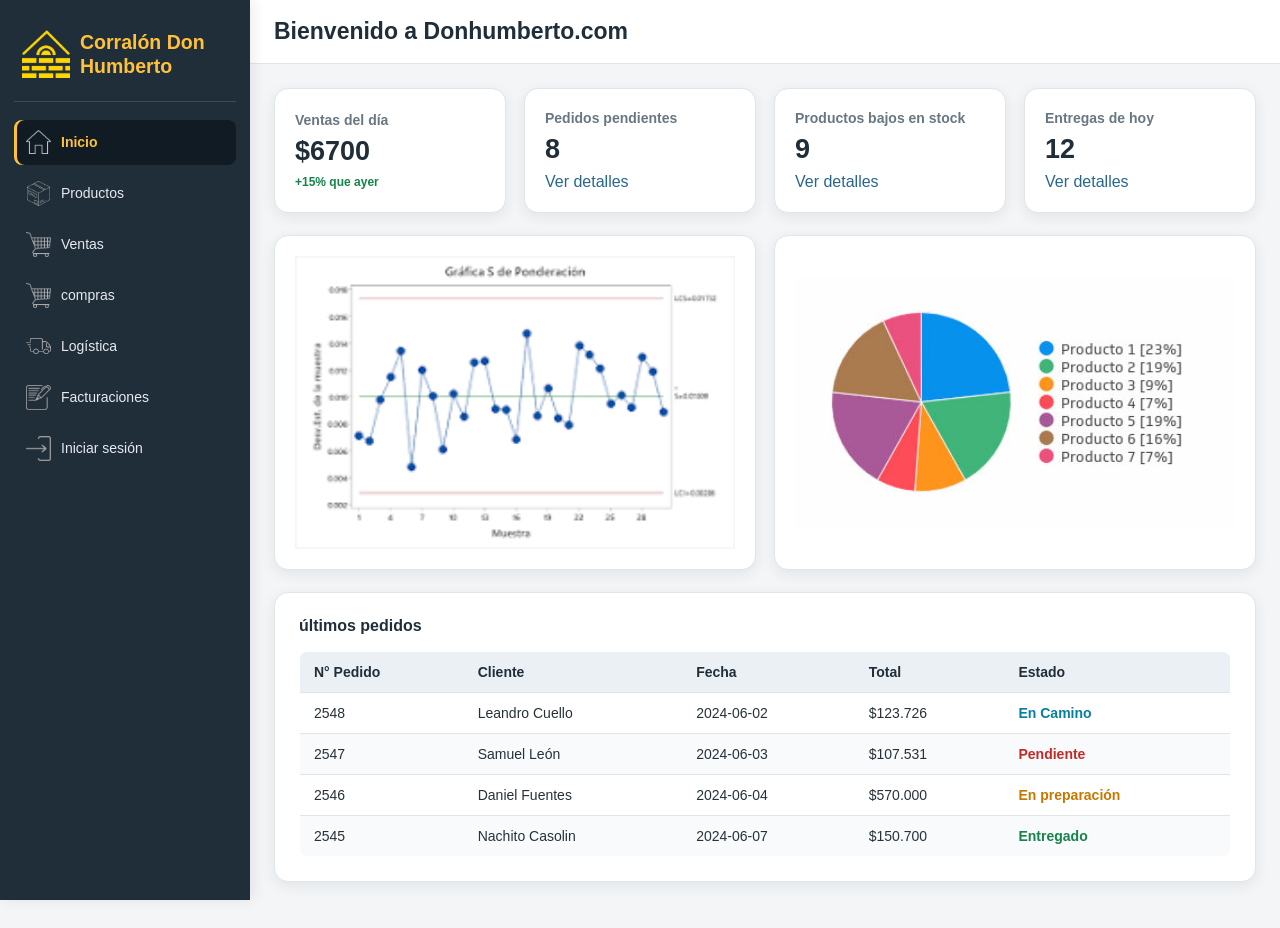
<file: index.html>
<!DOCTYPE html>
<html lang="es">
<head>
    <meta charset="UTF-8">
    <meta name="viewport" content="width=device-width, initial-scale=1.0">
    <title>Donhumberto.com</title>
    <link rel="stylesheet" href="estilo.css">
</head>
<body>
    <header>
        <h1>Bienvenido a Donhumberto.com</h1>
    </header>
    <aside class="sidebar">
        <div class="logo">
            <img class="imagen_logo"  src="./imagenes/logo_corralon.png">
            <h2>Corralón Don Humberto</h2>
        </div>
        <nav class="menu">
            <div>
                <a href="index.html" class="activo"> <img class="imagen_sidebar" src="./imagenes/inicio.png"> Inicio</a>
                <a href="productos.html"> <img class="imagen_sidebar" src="./imagenes/caja.png"> Productos</a>
                <a href="ventas.html"> <img class="imagen_sidebar" src="./imagenes/carrito.png"> Ventas</a>
                <a href="compras.html"><img class="imagen_sidebar" src="./imagenes/carrito.png"> compras</a>
                <a href="logistica.html"> <img class="imagen_sidebar" src="./imagenes/camion.png"> Logística</a>
                <a href="facturacion.html"><img class="imagen_sidebar" src="./imagenes/cuadernito.png">Facturaciones</a>
                <a href="#" onclick="abrirLogin(event)"><img class="imagen_sidebar" src="./imagenes/login.png" alt="">Iniciar sesión</a>
            </div>
        </nav>
    </aside>
    <section>
        <div class="galeria">
            <div class="contenido_galeria">
                <h4>Ventas del día</h4>
                <h2>$6700</h2>
                <h5>+15% que ayer</h5>
            </div>
            <div class="contenido_galeria">
                <h4>Pedidos pendientes</h4>
                <h2>8</h2>
                <a href="logistica.html">Ver detalles</a>
            </div>
            <div class="contenido_galeria">
                <h4>Productos bajos en stock</h4>
                <h2>9</h2>
                <a href="productos.html">Ver detalles</a>
            </div>
            <div class="contenido_galeria">
                <h4>Entregas de hoy</h4>
                <h2>12</h2>
                <a href="logistica.html">Ver detalles</a>
            </div>
        </div>
    </section>
    <section>
        <div class="galeria">
            <div class="contenido_galeria2">
                <img src="./imagenes/grafica.png" alt="">
            </div>
            <div class="contenido_galeria2">
                <img src="./imagenes/grafico_pastel.jpg" alt="">
            </div>
        </div>
    </section>
    <section>
        <div class="contenido_3">
            <h4>últimos pedidos</h4>
            <table class="excel-table">
            <thead>
                <tr>
                <th>N° Pedido</th>
                <th>Cliente</th>
                <th>Fecha</th>
                <th>Total</th>
                <th>Estado</th>
                </tr>
            </thead>
            <tbody>
                <tr>
                    <td>2548</td>
                    <td>Leandro Cuello</td>
                    <td>2024-06-02</td>
                    <td>$123.726</td>
                    <td class="celeste">En Camino</td>
                </tr>
                <tr>
                    <td>2547</td>
                    <td>Samuel León</td>
                    <td>2024-06-03</td>
                    <td>$107.531</td>
                    <td class="rojo">Pendiente</td>
                </tr>
                <tr>
                    <td>2546</td>
                    <td>Daniel Fuentes</td>
                    <td>2024-06-04</td>
                    <td>$570.000</td>
                    <td class="naranja">En preparación</td>
                </tr>
                <tr>
                    <td>2545</td>
                    <td>Nachito Casolin</td>
                    <td>2024-06-07</td>
                    <td>$150.700</td>
                    <td class="verde">Entregado</td>
                </tr>
            </tbody>
            </table>
        </div>
    </section>
    <div id="ventana-login" class="fondo-login">
        <div class="contenido-login">

            <button class="cerrar-login" onclick="cerrarLogin()">×</button>

            <h2>Iniciar sesión</h2>

            <p>Ingresá tus datos para continuar</p>

            <form onsubmit="iniciarSesion(event)">

                <label for="usuario">Usuario o correo electrónico</label>
                <input
                    type="text"
                    id="usuario"
                    placeholder="Ingresá tu usuario"
                    required
                >

                <label for="contrasena">Contraseña</label>
                <input
                    type="password"
                    id="contrasena"
                    placeholder="Ingresá tu contraseña"
                    required
                >
                <button type="submit" class="boton-login">
                    Iniciar sesión
                </button>
            </form>
        </div>
    </div>
    <script>
        function abrirLogin(event) {
            event.preventDefault();

            document.getElementById("ventana-login").style.display = "flex";
        }

        function cerrarLogin() {
            document.getElementById("ventana-login").style.display = "none";
        }

        document.getElementById("ventana-login").addEventListener("click", function(event) {

            if (event.target === this) {
                cerrarLogin();
            }

        });

        function iniciarSesion(event) {
            event.preventDefault();

            alert("Formulario enviado correctamente.");

            cerrarLogin();
        }
    </script>
</body>

</html>
</file>
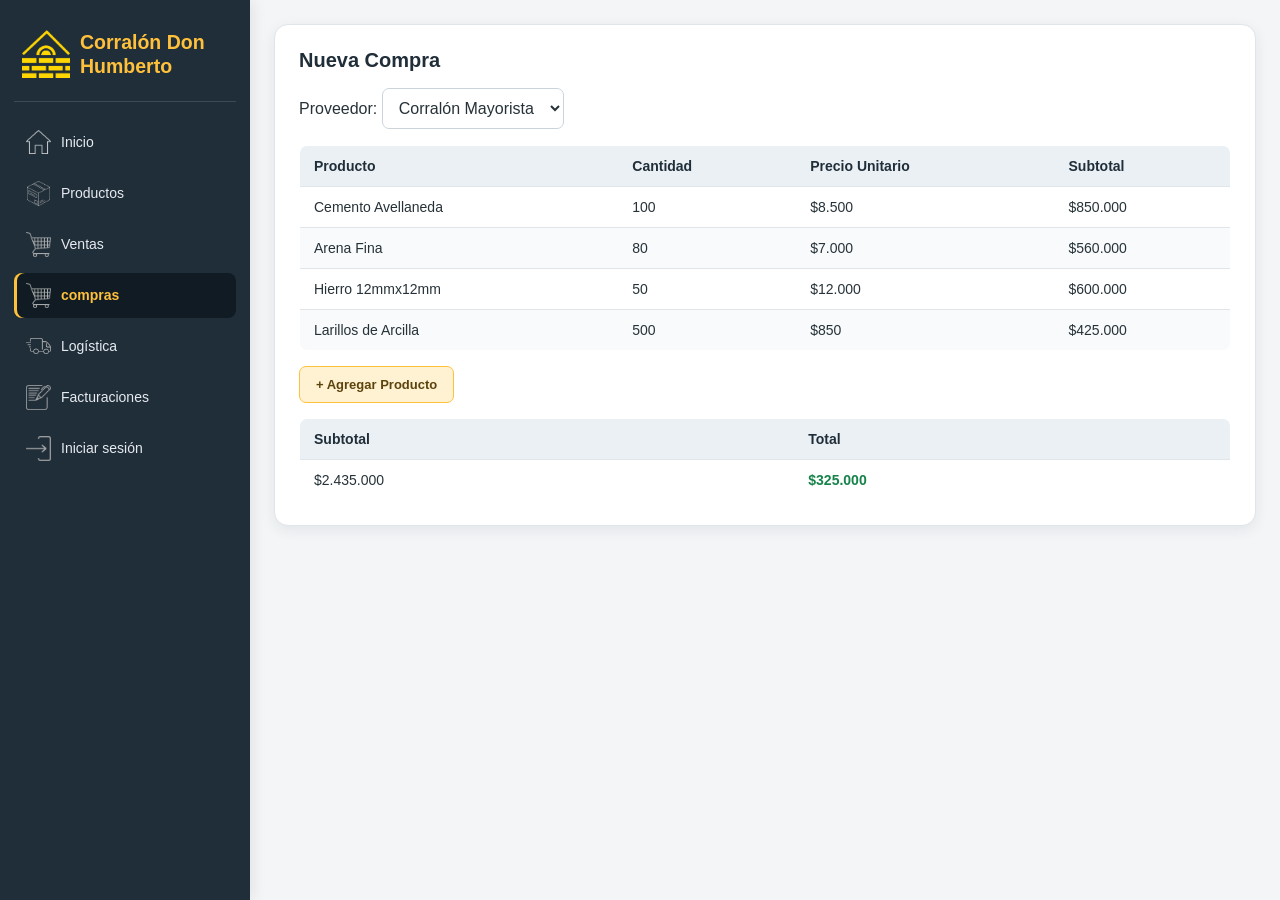
<file: compras.html>
<!DOCTYPE html>
<html lang="es">
<head>
    <meta charset="UTF-8">
    <meta name="viewport" content="width=device-width, initial-scale=1.0">
    <title>Don humberto.com</title>
    <link rel="stylesheet" href="estilo.css">
</head>

<body>
    <aside class="sidebar">
        <div class="logo">
            <img class="imagen_logo"  src="./imagenes/logo_corralon.png">
            <h2>Corralón Don Humberto</h2>
        </div>
        <nav class="menu">
            <div>
                <a href="index.html"> <img class="imagen_sidebar" src="./imagenes/inicio.png"> Inicio</a>
                <a href="productos.html"> <img class="imagen_sidebar" src="./imagenes/caja.png"> Productos</a>
                <a href="ventas.html"> <img class="imagen_sidebar" src="./imagenes/carrito.png"> Ventas</a>
                <a href="compras.html" class="activo"><img class="imagen_sidebar" src="./imagenes/carrito.png"> compras</a>
                <a href="logistica.html"> <img class="imagen_sidebar" src="./imagenes/camion.png"> Logística</a>
                <a href="facturacion.html"><img class="imagen_sidebar" src="./imagenes/cuadernito.png">Facturaciones</a>
                <a href="#" onclick="abrirLogin(event)"><img class="imagen_sidebar" src="./imagenes/login.png" alt="">Iniciar sesión</a>
            </div>
        </nav>
    </aside>  
    <section>
        <div class="contenido_3">
            <h3>Nueva Compra</h3>
            <div class="space-between">
                <div>
                    <label for="proveedores">Proveedor:</label>
                    <select id="proveedores" name="proveedores">
                        <option value="cm">Corralón Mayorista</option>
                        <option value="cc">Corralón Cáceres</option>
                        <option value="cz">Corralón Zárate</option>
                    </select>
                </div>
            </div>
            <div>
                <table class="excel-table">
                    <thead>
                        <tr>
                            <th>Producto</th>
                            <th>Cantidad</th>
                            <th>Precio Unitario</th>
                            <th>Subtotal</th>
                        </tr>
                    </thead>
                    <tbody id="productos-tabla">
                        <tr>
                            <td>Cemento Avellaneda</td>
                            <td>100</td>
                            <td>$8.500</td>
                            <td>$850.000</td>
                        </tr>
                        <tr>
                            <td>Arena Fina</td>
                            <td>80</td>
                            <td>$7.000</td>
                            <td>$560.000</td>
                        </tr>
                        <tr>
                            <td>Hierro 12mmx12mm</td>
                            <td>50</td>
                            <td>$12.000</td>
                            <td>$600.000</td>
                        </tr>
                        <tr>
                            <td>Larillos de Arcilla</td>
                            <td>500</td>
                            <td>$850</td>
                            <td>$425.000</td>
                        </tr>
                    </tbody>
                </table>
                <button class="agregar_producto">+ Agregar Producto</button>
            </div>
            <div>
                <table class="excel-table">
                    <thead>
                        <tr>
                            <th>Subtotal</th>
                            <th>Total</th>
                        </tr>
                    </thead>
                    <tbody>
                        <tr>
                            <td id="subtotal">$2.435.000</td>
                            <td id="total" class="verde">$325.000</td>
                        </tr>
                    </tbody>
                </table>
            </div>
        </div>
    </section>  
    <script>   
        const clientes = {

        cm: [
            ["Cemento Avellaneda", 100, 8500],
            ["Arena Fina", 80, 7000],
            ["Hierro 12mmx12mm", 50, 12000],
            ["Ladrillos de Arcilla", 500, 850]
        ],

        cc: [
            ["Laminas de Acero 3mx1.10m ", 50, 10700],
            ["Cable Eléctrico 3mmx1mm Rollo 100m", 10, 6500],
            ["Ladrillos Huecos", 50, 800]
        ],

        cz: [
            ["Malla de Hierro 25mx1m-10mm espesor", 20, 6500],
            ["Tornillos de Acero 5cm", 15, 750]
        ],

    };

    document.getElementById("proveedores").addEventListener("change", function() {

        let clienteSeleccionado = this.value;

        let productos = clientes[clienteSeleccionado];

        let tabla = document.getElementById("productos-tabla");

        // Limpiar la tabla
        tabla.innerHTML = "";

        let subtotal = 0;

        productos.forEach(function(producto) {

            let nombre = producto[0];
            let cantidad = producto[1];
            let precio = producto[2];

            let totalProducto = cantidad * precio;

            subtotal += totalProducto;

            let fila = document.createElement("tr");

            fila.innerHTML = `
                <td>${nombre}</td>
                <td>${cantidad}</td>
                <td>$${precio.toLocaleString("es-AR")}</td>
                <td>$${totalProducto.toLocaleString("es-AR")}</td>
            `;

            tabla.appendChild(fila);

        });

        document.getElementById("subtotal").textContent =
            "$" + subtotal.toLocaleString("es-AR");

        document.getElementById("total").textContent =
            "$" + subtotal.toLocaleString("es-AR");

    });
    </script>
    <div id="ventana-login" class="fondo-login">
        <div class="contenido-login">

            <button class="cerrar-login" onclick="cerrarLogin()">×</button>

            <h2>Iniciar sesión</h2>

            <p>Ingresá tus datos para continuar</p>

            <form onsubmit="iniciarSesion(event)">

                <label for="usuario">Usuario o correo electrónico</label>
                <input
                    type="text"
                    id="usuario"
                    placeholder="Ingresá tu usuario"
                    required
                >

                <label for="contrasena">Contraseña</label>
                <input
                    type="password"
                    id="contrasena"
                    placeholder="Ingresá tu contraseña"
                    required
                >
                <button type="submit" class="boton-login">
                    Iniciar sesión
                </button>
            </form>
        </div>
    </div>
    <script>
        function abrirLogin(event) {
            event.preventDefault();

            document.getElementById("ventana-login").style.display = "flex";
        }

        function cerrarLogin() {
            document.getElementById("ventana-login").style.display = "none";
        }

        document.getElementById("ventana-login").addEventListener("click", function(event) {

            if (event.target === this) {
                cerrarLogin();
            }

        });

        function iniciarSesion(event) {
            event.preventDefault();

            alert("Formulario enviado correctamente.");

            cerrarLogin();
        }
    </script>
</body>

</html>
</file>
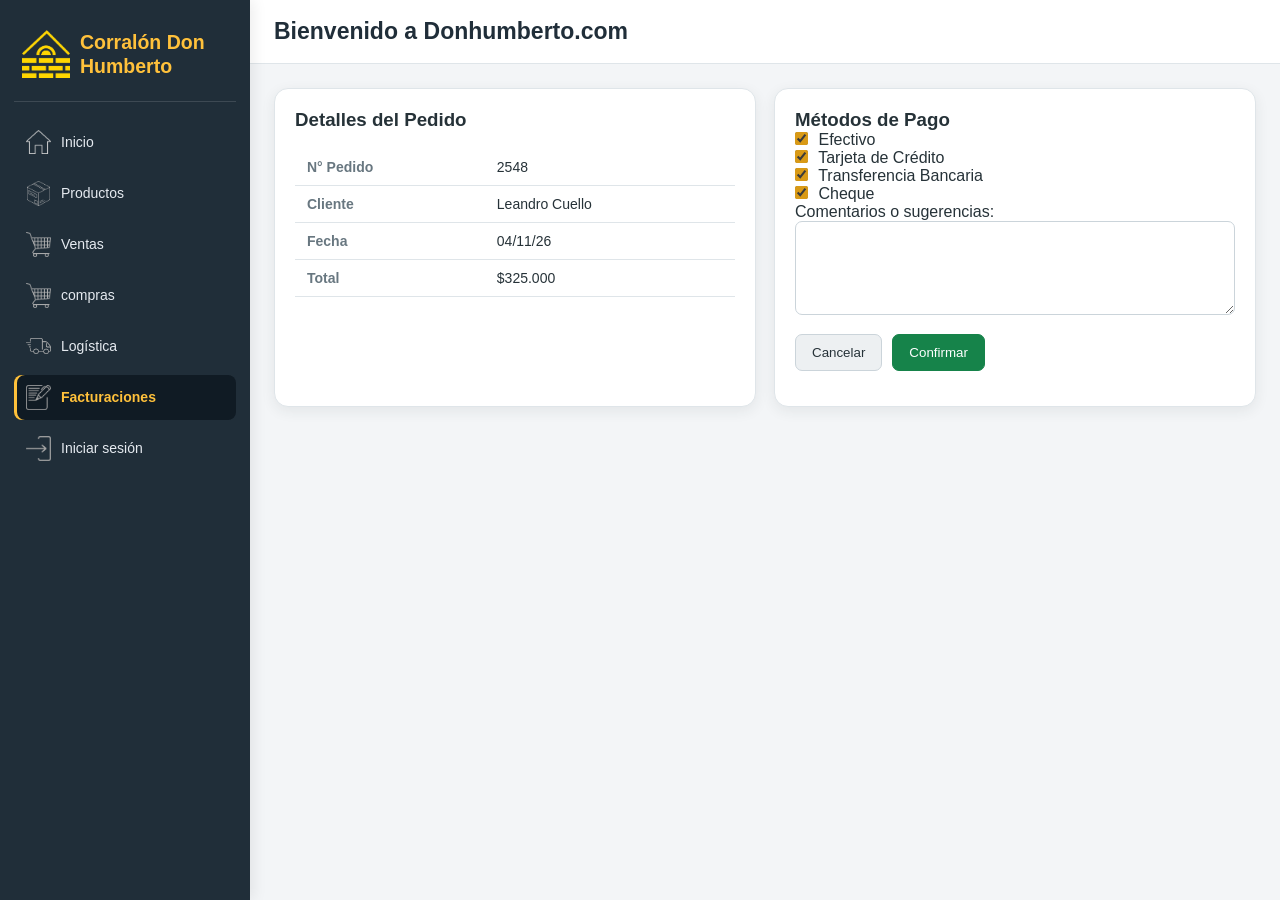
<file: facturacion.html>
<!DOCTYPE html>
<html lang="es">
<head>
    <meta charset="UTF-8">
    <meta name="viewport" content="width=device-width, initial-scale=1.0">
    <title>Donhumberto.com</title>
    <link rel="stylesheet" href="estilo.css">
</head>
<body>
    <header>
        <h1>Bienvenido a Donhumberto.com</h1>
    </header>
    <aside class="sidebar">
        <div class="logo">
            <img class="imagen_logo"  src="./imagenes/logo_corralon.png">
            <h2>Corralón Don Humberto</h2>
        </div>
        <nav class="menu">
            <div>
                <a href="index.html"> <img class="imagen_sidebar" src="./imagenes/inicio.png"> Inicio</a>
                <a href="productos.html"> <img class="imagen_sidebar" src="./imagenes/caja.png"> Productos</a>
                <a href="ventas.html"> <img class="imagen_sidebar" src="./imagenes/carrito.png"> Ventas</a>
                <a href="compras.html"><img class="imagen_sidebar" src="./imagenes/carrito.png"> compras</a>
                <a href="logistica.html"> <img class="imagen_sidebar" src="./imagenes/camion.png"> Logística</a>
                <a href="facturacion.html" class="activo"><img class="imagen_sidebar" src="./imagenes/cuadernito.png">Facturaciones</a>
                <a href="#" onclick="abrirLogin(event)"><img class="imagen_sidebar" src="./imagenes/login.png" alt="">Iniciar sesión</a>
            </div>
        </nav>
    </aside>
    <section>
        <div class="galeria">
            <div class="contenido_galeria4">
                <h3>Detalles del Pedido</h3>
                <table class="excel-table2">
                    <tbody>
                        <tr>
                            <td>N° Pedido</td>
                            <td>2548</td>
                        </tr>
                        <tr>
                            <td>Cliente</td>
                            <td>Leandro Cuello</td>
                        </tr>
                        <tr>
                            <td>Fecha</td>
                            <td>04/11/26</td>
                        </tr>
                        <tr>
                            <td>Total</td>
                            <td>$325.000</td>
                        </tr>
                    </tbody>
                </table>
            </div>
            <div class="contenido_galeria4">
                <h3>Métodos de Pago</h3>
                <div>
                    <input type="checkbox" id="efectivo" name="pagos" value="efectivo" checked>
                    <label for="html">Efectivo</label>
                </div>
                <div>
                    <input type="checkbox" id="tarjeta" name="pagos" value="tarjeta" checked>
                    <label for="html">Tarjeta de Crédito</label>
                </div>
                <div>
                    <input type="checkbox" id="transferencia" name="pagos" value="transferencia" checked>
                    <label for="html">Transferencia Bancaria</label>
                </div>
                <div>
                    <input type="checkbox" id="html" name="pagos" value="cheque" checked>
                    <label for="html">Cheque</label>
                </div>
                <div>
                    <label for="comentarios">Comentarios o sugerencias:</label>
                    <textarea id="comentarios" name="usuario_comentarios" rows="4" cols="50"></textarea>
                </div>
                <div class="display-flex">
                    <button class="boton_gris">Cancelar</button>
                    <button class="boton_verde">Confirmar</button>
                </div>

            </div>
        </div>
    </section>
    <div id="ventana-login" class="fondo-login">
        <div class="contenido-login">

            <button class="cerrar-login" onclick="cerrarLogin()">×</button>

            <h2>Iniciar sesión</h2>

            <p>Ingresá tus datos para continuar</p>

            <form onsubmit="iniciarSesion(event)">

                <label for="usuario">Usuario o correo electrónico</label>
                <input
                    type="text"
                    id="usuario"
                    placeholder="Ingresá tu usuario"
                    required
                >

                <label for="contrasena">Contraseña</label>
                <input
                    type="password"
                    id="contrasena"
                    placeholder="Ingresá tu contraseña"
                    required
                >
                <button type="submit" class="boton-login">
                    Iniciar sesión
                </button>
            </form>
        </div>
    </div>
    <script>
        function abrirLogin(event) {
            event.preventDefault();

            document.getElementById("ventana-login").style.display = "flex";
        }

        function cerrarLogin() {
            document.getElementById("ventana-login").style.display = "none";
        }

        document.getElementById("ventana-login").addEventListener("click", function(event) {

            if (event.target === this) {
                cerrarLogin();
            }

        });

        function iniciarSesion(event) {
            event.preventDefault();

            alert("Formulario enviado correctamente.");

            cerrarLogin();
        }
    </script>
</body>
</file>
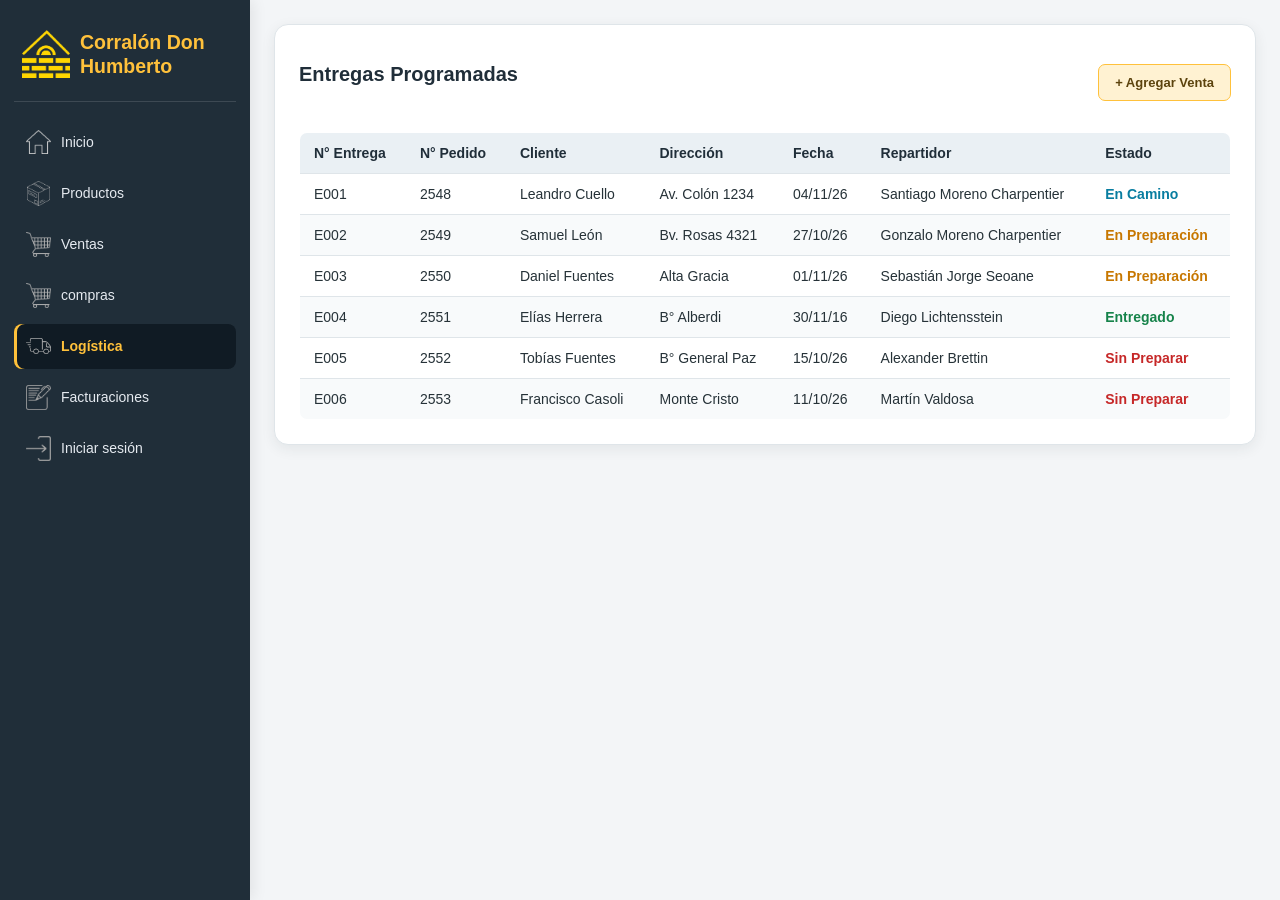
<file: logistica.html>
<!DOCTYPE html>
<html lang="es">
<head>
    <meta charset="UTF-8">
    <meta name="viewport" content="width=device-width, initial-scale=1.0">
    <title>Don humberto.com</title>
    <link rel="stylesheet" href="estilo.css">
</head>


<body>
    <aside class="sidebar">
        <div class="logo">
            <img class="imagen_logo"  src="./imagenes/logo_corralon.png">
            <h2>Corralón Don Humberto</h2>
        </div>
        <nav class="menu">
            <div>
                <a href="index.html"> <img class="imagen_sidebar" src="./imagenes/inicio.png"> Inicio</a>
                <a href="productos.html"> <img class="imagen_sidebar" src="./imagenes/caja.png"> Productos</a>
                <a href="ventas.html"> <img class="imagen_sidebar" src="./imagenes/carrito.png"> Ventas</a>
                <a href="compras.html"><img class="imagen_sidebar" src="./imagenes/carrito.png"> compras</a>
                <a href="logistica.html" class="activo"> <img class="imagen_sidebar" src="./imagenes/camion.png"> Logística</a>
                <a href="facturacion.html"><img class="imagen_sidebar" src="./imagenes/cuadernito.png">Facturaciones</a>
                <a href="#" onclick="abrirLogin(event)"><img class="imagen_sidebar" src="./imagenes/login.png" alt="">Iniciar sesión</a>
            </div>
        </nav>
    </aside>
    <section>
        <div class ="contenido_3">
            <div class="space-between">
                <h3>Entregas Programadas</h3>
                <button class="agregar_venta">+ Agregar Venta</button>
            </div>
            <div>
                <table class="excel-table">
                    <thead>
                        <th>N° Entrega</th>
                        <th>N° Pedido</th>
                        <th>Cliente</th>
                        <th>Dirección</th>
                        <th>Fecha</th>
                        <th>Repartidor</th>
                        <th>Estado</th>
                    </thead>
                    <tbody>
                        <tr>
                            <td>E001</td>
                            <td>2548</td>
                            <td>Leandro Cuello</td>
                            <td>Av. Colón 1234</td>
                            <td>04/11/26</td>
                            <td>Santiago Moreno Charpentier</td>
                            <td class="celeste">En Camino</td>
                        </tr>
                        <tr>
                            <td>E002</td>
                            <td>2549</td>
                            <td>Samuel León</td>
                            <td>Bv. Rosas 4321</td>
                            <td>27/10/26</td>
                            <td>Gonzalo Moreno Charpentier</td>
                            <td class="naranja">En Preparación</td>
                        </tr>
                        <tr>
                            <td>E003</td>
                            <td>2550</td>
                            <td>Daniel Fuentes</td>
                            <td>Alta Gracia</td>
                            <td>01/11/26</td>
                            <td>Sebastián Jorge Seoane</td>
                            <td class="naranja">En Preparación</td>
                        </tr>
                        <tr>
                            <td>E004</td>
                            <td>2551</td>
                            <td>Elías Herrera</td>
                            <td>B° Alberdi</td>
                            <td>30/11/16</td>
                            <td>Diego Lichtensstein</td>
                            <td class="verde">Entregado</td>
                        </tr>
                        <tr>
                            <td>E005</td>
                            <td>2552</td>
                            <td>Tobías Fuentes</td>
                            <td>B° General Paz</td>
                            <td>15/10/26</td>
                            <td>Alexander Brettin</td>
                            <td class="rojo">Sin Preparar</td>
                        </tr>
                         <tr>
                            <td>E006</td>
                            <td>2553</td>
                            <td>Francisco Casoli</td>
                            <td>Monte Cristo</td>
                            <td>11/10/26</td>
                            <td>Martín Valdosa</td>
                            <td class="rojo">Sin Preparar</td>
                        </tr>
                    </tbody>
                </table>
            </div> 
        </div>
    </section>
    <div id="ventana-login" class="fondo-login">
        <div class="contenido-login">

            <button class="cerrar-login" onclick="cerrarLogin()">×</button>

            <h2>Iniciar sesión</h2>

            <p>Ingresá tus datos para continuar</p>

            <form onsubmit="iniciarSesion(event)">

                <label for="usuario">Usuario o correo electrónico</label>
                <input
                    type="text"
                    id="usuario"
                    placeholder="Ingresá tu usuario"
                    required
                >

                <label for="contrasena">Contraseña</label>
                <input
                    type="password"
                    id="contrasena"
                    placeholder="Ingresá tu contraseña"
                    required
                >
                <button type="submit" class="boton-login">
                    Iniciar sesión
                </button>
            </form>
        </div>
    </div>
    <script>
        function abrirLogin(event) {
            event.preventDefault();

            document.getElementById("ventana-login").style.display = "flex";
        }

        function cerrarLogin() {
            document.getElementById("ventana-login").style.display = "none";
        }

        document.getElementById("ventana-login").addEventListener("click", function(event) {

            if (event.target === this) {
                cerrarLogin();
            }

        });

        function iniciarSesion(event) {
            event.preventDefault();

            alert("Formulario enviado correctamente.");

            cerrarLogin();
        }
    </script>
</body>

</html>
</file>
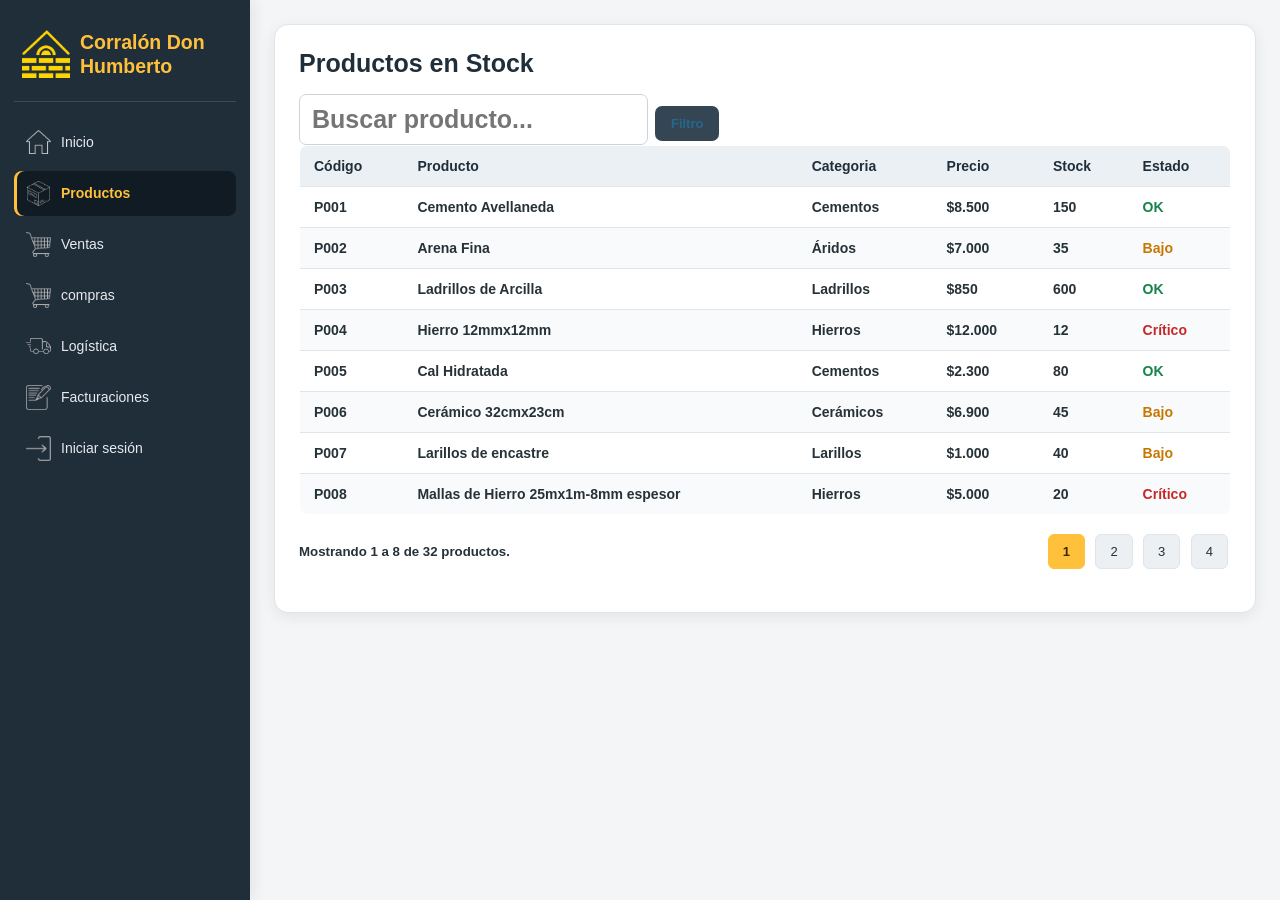
<file: productos.html>
<!DOCTYPE html>
<html lang="es">
<head>
    <meta charset="UTF-8">
    <meta name="viewport" content="width=device-width, initial-scale=1.0">
    <title>Don humberto.com</title>
    <link rel="stylesheet" href="estilo.css">
</head>

<body>
    <aside class="sidebar">
        <div class="logo">
            <img class="imagen_logo"  src="./imagenes/logo_corralon.png" alt="[^]">
            <h2>Corralón Don Humberto</h2>
        </div>
        <nav class="menu">
            <div>
                <a href="index.html"> <img class="imagen_sidebar" src="./imagenes/inicio.png" alt="[^]"> Inicio</a>
                <a href="productos.html" class="activo"> <img class="imagen_sidebar" src="./imagenes/caja.png"> Productos</a>
                <a href="ventas.html"> <img class="imagen_sidebar" src="./imagenes/carrito.png"> Ventas</a>
                <a href="compras.html"><img class="imagen_sidebar" src="./imagenes/carrito.png"> compras</a>
                <a href="logistica.html"> <img class="imagen_sidebar" src="./imagenes/camion.png"> Logística</a>
                <a href="facturacion.html"><img class="imagen_sidebar" src="./imagenes/cuadernito.png">Facturaciones</a>            </div>
                <a href="#" onclick="abrirLogin(event)"><img class="imagen_sidebar" src="./imagenes/login.png" alt="">Iniciar sesión</a>
            </div>
        </nav>
    </aside>   
    <section class=contenido_3>
        <div>
            <h1>Productos en Stock<h1>
            <div>
                <input type="text" placeholder="Buscar producto...">
                <a class="boton_filtro" >Filtro</a>
            </div>
            <table class="excel-table">
                <thead>
                    <tr>
                        <th>Código</th>
                        <th>Producto</th>
                        <th>Categoria</th>
                        <th>Precio</th>
                        <th>Stock</th>
                        <th>Estado</th>
                    </tr>
                </thead>
                <tbody id="tabla-productos">
                    <tr>
                        <td>P001</td>
                        <td>Cemento Avellaneda</td>
                        <td>Cementos</td>
                        <td>$8.500</td>
                        <td>150</td>
                        <td class="verde">OK<td>
                    </tr>
                    <tr>
                        <td>P002</td>
                        <td>Arena Fina</td>
                        <td>Áridos</td>
                        <td>$7.000</td>
                        <td>35</td>
                        <td class="naranja">Bajo<td>
                    </tr>
                    <tr>
                        <td>P003</td>
                        <td>Ladrillos de Arcilla</td>
                        <td>Ladrillos</td>
                        <td>$850</td>
                        <td>600</td>
                        <td class="verde">OK<td>
                    </tr>
                    <tr>
                        <td>P004</td>
                        <td>Hierro 12mmx12mm</td>
                        <td>Hierros</td>
                        <td>$12.000</td>
                        <td>12</td>
                        <td class="rojo">Crítico<td>
                    </tr>
                    <tr>
                        <td>P005</td>
                        <td>Cal Hidratada</td>
                        <td>Cementos</td>
                        <td>$2.300</td>
                        <td>80</td>
                        <td class="verde">OK<td>
                    </tr>
                    <tr>
                        <td>P006</td>
                        <td>Cerámico 32cmx23cm</td>
                        <td>Cerámicos</td>
                        <td>$6.900</td>
                        <td>45</td>
                        <td class="naranja">Bajo<td>
                    </tr>
                    <tr>
                        <td>P007</td>
                        <td>Larillos de encastre</td>
                        <td>Larillos</td>
                        <td>$1.000</td>
                        <td>40</td>
                        <td class="naranja">Bajo<td>
                    </tr>
                    <tr>
                        <td>P008</td>
                        <td>Mallas de Hierro 25mx1m-8mm espesor</td>
                        <td>Hierros</td>
                        <td>$5.000</td>
                        <td>20</td>
                        <td class="rojo">Crítico<td>
                    </tr>
                </tbody>
            </table>
        </div>
        <div class="space-between">
            <h5 id="contador-productos">Mostrando 1 a 8 de 32 productos.</h5>
            <nav>
                <div>
                    <button class="botones_prouctos pagina-activa"
                        id="pagina-1"
                        onclick="cambiarPagina(1)">1</button>

                    <button class="botones_prouctos"
                        id="pagina-2"
                        onclick="cambiarPagina(2)">2</button>

                    <button class="botones_prouctos"
                        id="pagina-3"
                        onclick="cambiarPagina(3)">3</button>

                    <button class="botones_prouctos"
                        id="pagina-4"
                        onclick="cambiarPagina(4)">4</button>
                </div>
            </nav>
        </div>
        
    </section> 
    <script>
        const productos = [
            ["P001", "Cemento Avellaneda", "Cementos", "$8.500", "150", "OK", "verde"],
            ["P002", "Arena Fina", "Áridos", "$7.000", "35", "Bajo", "naranja"],
            ["P003", "Ladrillos de Arcilla", "Ladrillos", "$850", "600", "OK", "verde"],
            ["P004", "Hierro 12mmx12mm", "Hierros", "$12.000", "12", "Crítico", "rojo"],
            ["P005", "Cal Hidratada", "Cementos", "$2.300", "80", "OK", "verde"],
            ["P006", "Cerámico 32cmx23cm", "Cerámicos", "$6.900", "45", "Bajo", "naranja"],
            ["P007", "Larillos de encastre", "Larillos", "$1.000", "40", "Bajo", "naranja"],
            ["P008", "Mallas de Hierro 25mx1m-8mm espesor", "Hierros", "$5.000", "20", "Crítico", "rojo"],

            ["P009", "Cerámicos 16cmx16cm", "Cerámicos", "$3.450", "80", "OK", "verde"],
            ["P010", "Tablones de Madera 32cmx100cm", "Maderas", "$5.000", "45", "Bajo", "naranja"],
            ["P011", "Clavos de Acero 10cm", "Metales", "$700", "100", "OK", "verde"],
            ["P012", "Tornillos de Acero 5cm", "Metales", "$750", "50", "Bajo", "naranja"],
            ["P013", "Malla de Hierro 25mx1m-10mm espesor", "Hierros", "$6.500", "20", "Crítico", "rojo"],
            ["P014", "Ladrillos Huecos", "Ladrillos", "$800", "45", "Bajo", "naranja"],
            ["P015", "Varillas para Soldadura", "Metales", "$600", "70", "OK", "verde"],
            ["P016", "Mecha de taladro Para Cristal", "Instrumentos", "$2.100", "30", "Bajo", "naranja"],

            ["P017", "Ladrillos de Cemento Huecos", "Larillos", "$900", "80", "OK", "verde"],
            ["P018", "Tablones de Madera 64cmx200cm", "Maderas", "$10.000", "70", "OK", "verde"],
            ["P019", "Tornillos para Madera 5cm", "Metales", "$750", "55", "Bajo", "naranja"],
            ["P020", "Clavos para Madera 10cm", "Metales", "$1.500", "40", "Bajo", "naranja"],
            ["P021", "Discos de Amoladora", "Instrumentos", "$6.700", "70", "OK", "verde"],
            ["P022", "Vara de Hierro 12mmx12m", "Hierros", "$7.000", "50", "Bajo", "naranja"],
            ["P023", "Laminas de Acero 3mx1.10m", "Metales", "$10.700", "30", "Crítico", "rojo"],
            ["P024", "Cable Eléctrico 3mmx1mm Rollo 100m", "Electrónica", "$6.500", "20", "Crítico", "rojo"],

            ["P025", "Mecha de Taladro para Madera", "Instrumentos", "$2.000", "80", "OK", "verde"],
            ["P026", "Mecha de Taladro para Porcelanatos", "Instrumentos", "$2.300", "45", "Bajo", "naranja"],
            ["P027", "Taladro Destornillador", "Herramientas", "$17.000", "10", "Bajo", "naranja"],
            ["P028", "Amoladora", "Herramientas", "$15.000", "7", "Crítico", "rojo"],
            ["P029", "Martillo 440gm mango Madera", "Herramientas", "$7.000", "30", "Bajo", "naranja"],
            ["P030", "Pistola de Clavos", "Herramientas", "$15.000", "5", "Crítico", "rojo"],
            ["P031", "Soldadora", "Máquina", "$175.000", "2", "Crítico", "rojo"],
            ["P032", "Compactadora", "Máquina", "$150.000", "3", "Crítico", "rojo"]
        ];

        function cambiarPagina(numero) {
            let inicio = (numero - 1) * 8;
            let fin = inicio + 8;

            let productosPagina = productos.slice(inicio, fin);

            let tabla = document.getElementById("tabla-productos");

            tabla.innerHTML = "";

            productosPagina.forEach(function(producto) {

                let fila = document.createElement("tr");

                fila.innerHTML = `
                    <td>${producto[0]}</td>
                    <td>${producto[1]}</td>
                    <td>${producto[2]}</td>
                    <td>${producto[3]}</td>
                    <td>${producto[4]}</td>
                    <td class="${producto[6]}">${producto[5]}</td>
                `;

                tabla.appendChild(fila);
            });

            document.getElementById("contador-productos").textContent =
                `Mostrando ${inicio + 1} a ${Math.min(fin, productos.length)} de ${productos.length} productos.`;

            document.querySelectorAll(".botones_prouctos").forEach(function(boton) {
                boton.classList.remove("pagina-activa");
            });

            document.getElementById("pagina-" + numero).classList.add("pagina-activa");
        }

        cambiarPagina(1);
    </script>
    <div id="ventana-login" class="fondo-login">
        <div class="contenido-login">

            <button class="cerrar-login" onclick="cerrarLogin()">×</button>

            <h2>Iniciar sesión</h2>

            <p>Ingresá tus datos para continuar</p>

            <form onsubmit="iniciarSesion(event)">

                <label for="usuario">Usuario o correo electrónico</label>
                <input
                    type="text"
                    id="usuario"
                    placeholder="Ingresá tu usuario"
                    required
                >

                <label for="contrasena">Contraseña</label>
                <input
                    type="password"
                    id="contrasena"
                    placeholder="Ingresá tu contraseña"
                    required
                >
                <button type="submit" class="boton-login">
                    Iniciar sesión
                </button>
            </form>
        </div>
    </div>
    <script>
        function abrirLogin(event) {
            event.preventDefault();

            document.getElementById("ventana-login").style.display = "flex";
        }

        function cerrarLogin() {
            document.getElementById("ventana-login").style.display = "none";
        }

        document.getElementById("ventana-login").addEventListener("click", function(event) {

            if (event.target === this) {
                cerrarLogin();
            }

        });

        function iniciarSesion(event) {
            event.preventDefault();

            alert("Formulario enviado correctamente.");

            cerrarLogin();
        }
    </script>
</body>

</html>
</file>
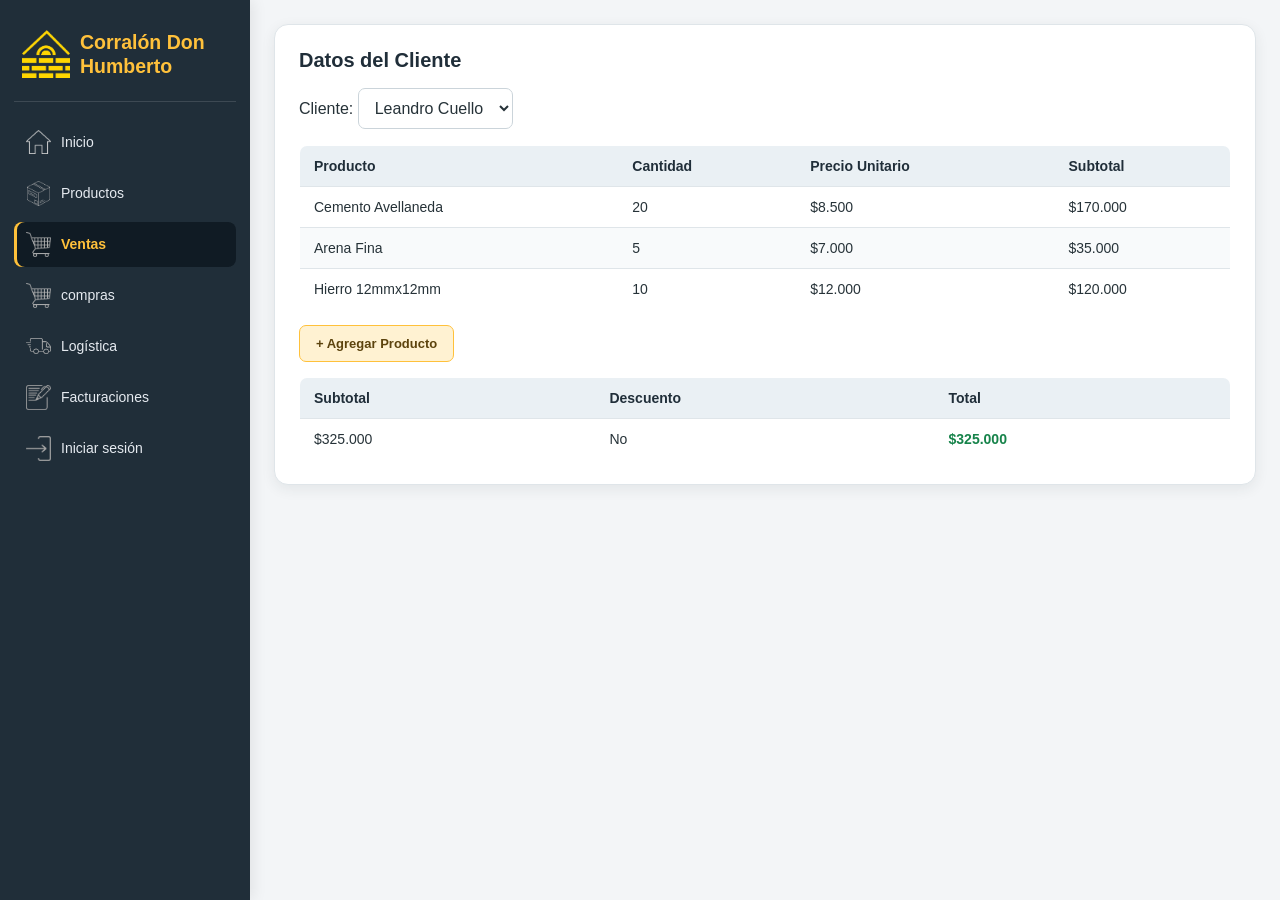
<file: ventas.html>
<!DOCTYPE html>
<html lang="es">
<head>
    <meta charset="UTF-8">
    <meta name="viewport" content="width=device-width, initial-scale=1.0">
    <title>Don humberto.com</title>
    <link rel="stylesheet" href="estilo.css">
</head>

<body>
    <aside class="sidebar">
        <div class="logo">
            <img class="imagen_logo"  src="./imagenes/logo_corralon.png">
            <h2>Corralón Don Humberto</h2>
        </div>
        <nav class="menu">
            <div>
                <a href="index.html"> <img class="imagen_sidebar" src="./imagenes/inicio.png"> Inicio</a>
                <a href="productos.html"> <img class="imagen_sidebar" src="./imagenes/caja.png"> Productos</a>
                <a href="ventas.html" class="activo"> <img class="imagen_sidebar" src="./imagenes/carrito.png"> Ventas</a>
                <a href="compras.html"><img class="imagen_sidebar" src="./imagenes/carrito.png"> compras</a>
                <a href="logistica.html"> <img class="imagen_sidebar" src="./imagenes/camion.png"> Logística</a>
                <a href="facturacion.html"><img class="imagen_sidebar" src="./imagenes/cuadernito.png">Facturaciones</a>
                <a href="#" onclick="abrirLogin(event)"><img class="imagen_sidebar" src="./imagenes/login.png" alt="">Iniciar sesión</a>
            </div>
        </nav>
    </aside>  
    <section>
        <div class="contenido_3">
            <h3>Datos del Cliente</h3>
            <div class="space-between">
                <div>
                    <label for="clientes">Cliente:</label>
                    <select id="clientes" name="clientes">
                        <option value="lc">Leandro Cuello</option>
                        <option value="sl">Samuel León</option>
                        <option value="df">Daniel Fuentes</option>
                        <option value="nc">Nachito Daniel</option>
                    </select>
                </div>
            </div>
            <div>
                <table class="excel-table">
                    <thead>
                        <tr>
                            <th>Producto</th>
                            <th>Cantidad</th>
                            <th>Precio Unitario</th>
                            <th>Subtotal</th>
                        </tr>
                    </thead>
                    <tbody id="productos-tabla">
                        <tr>
                            <td>Cemento Avellaneda</td>
                            <td>20</td>
                            <td>$8.500</td>
                            <td>$170.000</td>
                        </tr>
                        <tr>
                            <td>Arena Fina</td>
                            <td>5</td>
                            <td>$7.000</td>
                            <td>$35.000</td>
                        </tr>
                        <tr>
                            <td>Hierro 12mmx12mm</td>
                            <td>10</td>
                            <td>$12.000</td>
                            <td>$120.000</td>
                        </tr>
                    </tbody>
                </table>
                <button class="agregar_producto">+ Agregar Producto</button>
            </div>
            <div>
                <table class="excel-table">
                    <thead>
                        <tr>
                            <th>Subtotal</th>
                            <th>Descuento</th>
                            <th>Total</th>
                        </tr>
                    </thead>
                    <tbody>
                        <tr>
                            <td id="subtotal">$325.000</td>
                            <td>No</td>
                            <td id="total" class="verde">$325.000</td>
                        </tr>
                    </tbody>
                </table>
            </div>
        </div>
    </section>  
    <script>   
        const clientes = {

        lc: [
            ["Cemento Avellaneda", 20, 8500],
            ["Arena Fina", 5, 7000],
            ["Hierro 12mmx12mm", 10, 12000]
        ],

        sl: [
            ["Ladrillos Comunes", 100, 500],
            ["Cal", 5, 6500],
            ["Cemento Avellaneda", 10, 8500]
        ],

        df: [
            ["Arena Gruesa", 8, 6000],
            ["Hierro 8mmx12mm", 15, 9000]
        ],

        nc: [
            ["Piedra Partida", 10, 8500],
            ["Cemento Avellaneda", 5, 8500],
            ["Cal", 3, 6500]
        ]

    };

    document.getElementById("clientes").addEventListener("change", function() {

        let clienteSeleccionado = this.value;

        let productos = clientes[clienteSeleccionado];

        let tabla = document.getElementById("productos-tabla");

        // Limpiar la tabla
        tabla.innerHTML = "";

        let subtotal = 0;

        productos.forEach(function(producto) {

            let nombre = producto[0];
            let cantidad = producto[1];
            let precio = producto[2];

            let totalProducto = cantidad * precio;

            subtotal += totalProducto;

            let fila = document.createElement("tr");

            fila.innerHTML = `
                <td>${nombre}</td>
                <td>${cantidad}</td>
                <td>$${precio.toLocaleString("es-AR")}</td>
                <td>$${totalProducto.toLocaleString("es-AR")}</td>
            `;

            tabla.appendChild(fila);

        });

        document.getElementById("subtotal").textContent =
            "$" + subtotal.toLocaleString("es-AR");

        document.getElementById("total").textContent =
            "$" + subtotal.toLocaleString("es-AR");

    });
    </script>
    <div id="ventana-login" class="fondo-login">
        <div class="contenido-login">

            <button class="cerrar-login" onclick="cerrarLogin()">×</button>

            <h2>Iniciar sesión</h2>

            <p>Ingresá tus datos para continuar</p>

            <form onsubmit="iniciarSesion(event)">

                <label for="usuario">Usuario o correo electrónico</label>
                <input
                    type="text"
                    id="usuario"
                    placeholder="Ingresá tu usuario"
                    required
                >

                <label for="contrasena">Contraseña</label>
                <input
                    type="password"
                    id="contrasena"
                    placeholder="Ingresá tu contraseña"
                    required
                >
                <button type="submit" class="boton-login">
                    Iniciar sesión
                </button>
            </form>
        </div>
    </div>
    <script>
        function abrirLogin(event) {
            event.preventDefault();

            document.getElementById("ventana-login").style.display = "flex";
        }

        function cerrarLogin() {
            document.getElementById("ventana-login").style.display = "none";
        }

        document.getElementById("ventana-login").addEventListener("click", function(event) {

            if (event.target === this) {
                cerrarLogin();
            }

        });

        function iniciarSesion(event) {
            event.preventDefault();

            alert("Formulario enviado correctamente.");

            cerrarLogin();
        }
    </script>
</body>

</html>
</file>
<file: estilo.css>
/* =========================================================
   CORRALÓN DON HUMBERTO
   Hoja de estilos renovada
   Mantiene las clases utilizadas en los HTML actuales.
   ========================================================= */

/* ---------- 1. Configuración general ---------- */

:root {
    --azul-oscuro: #202e39;
    --azul-medio: #344653;
    --azul-claro: #eaf0f4;
    --amarillo: #ffc13b;
    --amarillo-claro: #fff2d2;
    --fondo: #f3f5f7;
    --blanco: #ffffff;
    --texto: #263238;
    --texto-suave: #687780;
    --borde: #dfe5e9;
    --sombra: 0 4px 14px rgba(32, 46, 57, 0.08);
}

* {
    box-sizing: border-box;
    margin: 0;
    padding: 0;
}

body {
    background-color: var(--fondo);
    color: var(--texto);
    font-family: Arial, Helvetica, sans-serif;
    margin-left: 250px;
    padding: 24px;
    min-height: 100vh;
}

/* ---------- 2. Encabezado ---------- */

header {
    background-color: var(--blanco);
    padding: 18px 24px;
    margin: -24px -24px 24px;
    border-bottom: 1px solid var(--borde);
}

header h1 {
    color: var(--azul-oscuro);
    font-size: 23px;
}

/* ---------- 3. Barra lateral ---------- */

.sidebar {
    position: fixed;
    z-index: 100;
    top: 0;
    left: 0;
    width: 250px;
    height: 100vh;
    background-color: var(--azul-oscuro);
    color: var(--blanco);
    padding: 20px 14px;
    overflow-y: auto;
    box-shadow: 3px 0 14px rgba(0, 0, 0, 0.08);
}

.logo {
    display: flex;
    align-items: center;
    gap: 10px;
    color: var(--amarillo);
    font-size: 13px;
    padding: 10px 8px 22px;
    margin-bottom: 18px;
    border-bottom: 1px solid rgba(255, 255, 255, 0.13);
}

.logo h2 {
    line-height: 1.25;
}

.imagen_logo {
    width: 48px;
    height: 48px;
    object-fit: contain;
}

.imagen_sidebar {
    width: 25px;
    height: 25px;
    object-fit: contain;
    margin-right: 10px;
    vertical-align: middle;
}

.menu {
    display: flex;
    flex-direction: column;
    gap: 6px;
}

.menu > div {
    display: flex;
    flex-direction: column;
    gap: 6px;
}

.menu a {
    display: flex;
    align-items: center;
    min-height: 44px;
    padding: 10px 12px;
    color: #e5eaf0;
    text-decoration: none;
    border-radius: 8px;
    font-size: 14px;
    transition: background-color 0.2s ease, color 0.2s ease;
}

.menu a:hover {
    background-color: var(--azul-medio);
    color: var(--blanco);
}

.menu a.activo {
    background-color: #101b24;
    color: var(--amarillo);
    font-weight: bold;
    box-shadow: inset 3px 0 0 var(--amarillo);
}

/* ---------- 4. Contenido y tarjetas ---------- */

section {
    width: 100%;
    margin-bottom: 22px;
}

.contenido_3 {
    width: 100%;
    max-width: 1200px;
    margin: 0 auto 22px;
    padding: 24px;
    background-color: var(--blanco);
    border: 1px solid var(--borde);
    border-radius: 14px;
    box-shadow: var(--sombra);
    overflow-x: auto;
}

.contenido_3 h1,
.contenido_3 h2,
.contenido_3 h3,
.contenido_3 h4 {
    color: var(--azul-oscuro);
    margin-bottom: 16px;
}

.contenido_3 h1 {
    font-size: 25px;
}

.contenido_3 h3 {
    font-size: 20px;
}

.galeria {
    display: flex;
    flex-direction: row;
    flex-wrap: wrap;
    justify-content: flex-start;
    align-items: stretch;
    gap: 18px;
    width: 100%;
    margin: 0 0 22px;
}

.contenido_galeria,
.contenido_galeria2,
.contenido_galeria4 {
    margin: 0;
    padding: 20px;
    background-color: var(--blanco);
    border: 1px solid var(--borde);
    border-radius: 14px;
    box-shadow: var(--sombra);
}

.contenido_galeria {
    display: flex;
    flex-direction: column;
    justify-content: center;
    gap: 8px;
    flex: 1 1 190px;
    min-width: 180px;
    min-height: 125px;
}

.contenido_galeria h4 {
    color: var(--texto-suave);
    font-size: 14px;
    font-weight: 600;
}

.contenido_galeria h2 {
    color: var(--azul-oscuro);
    font-size: 27px;
}

.contenido_galeria h5 {
    color: #16834a;
    font-size: 12px;
}

.contenido_galeria a,
.contenido_3 a {
    color: #27678b;
    text-decoration: none;
}

.contenido_galeria a:hover,
.contenido_3 a:hover {
    text-decoration: underline;
}

.contenido_galeria2,
.contenido_galeria4 {
    flex: 1 1 350px;
    min-width: 0;
    min-height: 220px;
}

.contenido_galeria2 {
    display: flex;
    align-items: center;
    justify-content: center;
}

.contenido_galeria2 img {
    display: block;
    width: 100%;
    max-width: 450px;
    height: auto;
    max-height: 300px;
    object-fit: contain;
}

.contenido_galeria4 {
    min-height: 250px;
}

.grafica_img {
    display: block;
    width: 100%;
    max-width: 450px;
    height: auto;
    object-fit: contain;
}

/* ---------- 5. Tablas ---------- */

.excel-table {
    width: 100%;
    min-width: 650px;
    border-collapse: collapse;
    border-spacing: 0;
    font-family: Arial, sans-serif;
    font-size: 14px;
    color: var(--texto);
    background-color: var(--blanco);
    border: 1px solid var(--borde);
    border-radius: 8px;
    overflow: hidden;
}

.excel-table th,
.excel-table td {
    border-bottom: 1px solid var(--borde);
    padding: 12px 14px;
    text-align: left;
    vertical-align: middle;
}

.excel-table th {
    background-color: var(--azul-claro);
    color: var(--azul-oscuro);
    font-weight: bold;
    white-space: nowrap;
}

.excel-table tbody tr:nth-child(even) {
    background-color: #f8fafb;
}

.excel-table tbody tr:hover {
    background-color: #fff7e5;
}

.excel-table tbody tr:last-child td {
    border-bottom: none;
}

.excel-table2 {
    width: 100%;
    margin: 18px 0;
    border-collapse: collapse;
    font-family: Arial, sans-serif;
    font-size: 14px;
}

.excel-table2 th,
.excel-table2 td {
    padding: 10px 12px;
    text-align: left;
    border-bottom: 1px solid var(--borde);
}

.excel-table2 td:first-child {
    color: var(--texto-suave);
    font-weight: 600;
}

/* ---------- 6. Estados de productos y pedidos ---------- */

.rojo {
    color: #c62828;
    font-weight: 600;
}

.naranja {
    color: #c77700;
    font-weight: 600;
}

.celeste {
    color: #087da0;
    font-weight: 600;
}

.verde {
    color: #16834a;
    font-weight: 600;
}

/* ---------- 7. Campos de búsqueda y formularios ---------- */

input[type="text"],
input[type="password"],
select,
textarea {
    font: inherit;
}

input[type="text"],
select,
textarea {
    max-width: 100%;
    padding: 10px 12px;
    border: 1px solid #cbd4da;
    border-radius: 7px;
    background-color: var(--blanco);
    color: var(--texto);
    outline: none;
}

input[type="text"]:focus,
input[type="password"]:focus,
select:focus,
textarea:focus {
    border-color: #d99a16;
    box-shadow: 0 0 0 3px rgba(255, 193, 59, 0.2);
}

input[type="checkbox"] {
    accent-color: #d99a16;
    margin-right: 6px;
}

label {
    color: var(--texto);
}

/* ---------- 8. Botones ---------- */

button,
.boton_filtro,
.agregar_producto,
.agregar_venta,
.boton_verde,
.boton_gris {
    font-family: inherit;
    cursor: pointer;
    transition: background-color 0.2s ease, transform 0.15s ease;
}

.boton_filtro {
    display: inline-block;
    background-color: var(--azul-medio);
    color: var(--blanco);
    padding: 10px 16px;
    border: none;
    border-radius: 7px;
    font-size: 13px;
    text-decoration: none;
}

.boton_filtro:hover {
    background-color: var(--azul-oscuro);
}

.agregar_producto,
.agregar_venta {
    margin-top: 15px;
    margin-bottom: 15px;
    background-color: var(--amarillo-claro);
    color: #5c430d;
    border: 1px solid var(--amarillo);
    padding: 10px 16px;
    border-radius: 7px;
    font-size: 13px;
    font-weight: 600;
}

.agregar_producto:hover,
.agregar_venta:hover {
    background-color: #ffe3a0;
}

.agregar_venta {
    margin-right: 0;
}

.boton_verde {
    margin: 15px 0;
    background-color: #16834a;
    color: white;
    border: 1px solid #16834a;
    padding: 10px 16px;
    border-radius: 7px;
}

.boton_verde:hover {
    background-color: #116b3b;
}

.boton_gris {
    margin: 15px 0;
    background-color: #edf0f2;
    color: var(--texto);
    border: 1px solid #cbd4da;
    padding: 10px 16px;
    border-radius: 7px;
}

.boton_gris:hover {
    background-color: #dfe5e9;
}

.display-flex {
    display: flex;
    align-items: center;
    flex-wrap: wrap;
    gap: 10px;
}

/* ---------- 9. Distribución de elementos ---------- */

.space-between {
    display: flex;
    align-items: center;
    justify-content: space-between;
    flex-wrap: wrap;
    gap: 14px;
    margin-bottom: 16px;
}

.indice_lineal {
    display: flex;
    align-items: center;
    flex-wrap: wrap;
    gap: 18px;
    margin: 0;
    padding: 0;
    list-style: none;
}

.contenedor_sidebar {
    display: flex;
}

/* ---------- 10. Paginación ---------- */

.botones_prouctos {
    background-color: #edf0f2;
    color: var(--texto);
    padding: 9px 14px;
    border: 1px solid var(--borde);
    border-radius: 6px;
    cursor: pointer;
    font-size: 13px;
    text-decoration: none;
    margin: 3px;
}

.botones_prouctos:hover {
    background-color: #dfe5e9;
}

#botones_prouctos_activo,
.botones_prouctos.pagina-activa {
    background-color: var(--amarillo);
    color: #382900;
    border-color: var(--amarillo);
    font-weight: bold;
}

/* ---------- 11. Ventana emergente de inicio de sesión ---------- */

.fondo-login {
    display: none;
    position: fixed;
    z-index: 1000;
    inset: 0;
    width: 100%;
    height: 100%;
    padding: 18px;
    background-color: rgba(15, 25, 33, 0.65);
    justify-content: center;
    align-items: center;
}

.contenido-login {
    position: relative;
    width: 390px;
    max-width: 100%;
    padding: 32px;
    background-color: var(--blanco);
    border: 1px solid var(--borde);
    border-radius: 14px;
    box-shadow: 0 16px 45px rgba(0, 0, 0, 0.22);
}

.contenido-login h2 {
    color: var(--azul-oscuro);
    text-align: center;
    margin: 0 0 10px;
}

.contenido-login p {
    color: var(--texto-suave);
    text-align: center;
    margin-bottom: 24px;
}

.contenido-login label {
    display: block;
    margin-top: 15px;
    margin-bottom: 7px;
    font-size: 13px;
    font-weight: 600;
}

.contenido-login input {
    display: block;
    width: 100%;
    padding: 12px;
    border: 1px solid #cbd4da;
    border-radius: 7px;
    outline: none;
}

.contenido-login input:focus {
    border-color: #d99a16;
    box-shadow: 0 0 0 3px rgba(255, 193, 59, 0.2);
}

.boton-login {
    width: 100%;
    padding: 12px;
    margin-top: 24px;
    background-color: var(--amarillo);
    color: #382900;
    border: none;
    border-radius: 7px;
    cursor: pointer;
    font-weight: bold;
}

.boton-login:hover {
    background-color: #edb32e;
}

.cerrar-login {
    position: absolute;
    top: 10px;
    right: 14px;
    width: 34px;
    height: 34px;
    background: transparent;
    color: var(--texto-suave);
    border: none;
    border-radius: 6px;
    font-size: 27px;
    line-height: 1;
    cursor: pointer;
}

.cerrar-login:hover {
    background-color: #f0f2f4;
    color: var(--texto);
}

/* ---------- 12. Adaptación para tablets ---------- */

@media (max-width: 1000px) {
    body {
        padding: 18px;
    }

    header {
        margin: -18px -18px 20px;
    }

    .contenido_3 {
        padding: 20px;
    }

    .galeria {
        gap: 14px;
    }
}

/* ---------- 13. Adaptación para celulares ---------- */

@media (max-width: 700px) {
    body {
        margin-left: 0;
        padding: 14px;
    }

    .sidebar {
        position: relative;
        width: 100%;
        height: auto;
        padding: 12px;
        margin: -14px -14px 20px;
        overflow: visible;
    }

    .logo {
        padding: 6px 6px 12px;
        margin-bottom: 10px;
    }

    .logo h2 {
        font-size: 16px;
    }

    .imagen_logo {
        width: 42px;
        height: 42px;
    }

    .menu > div {
        display: grid;
        grid-template-columns: repeat(2, minmax(0, 1fr));
        gap: 5px;
    }

    .menu a {
        min-height: 40px;
        padding: 8px;
        font-size: 12px;
    }

    .imagen_sidebar {
        width: 20px;
        height: 20px;
        margin-right: 6px;
    }

    header {
        margin: 0 0 18px;
        padding: 16px;
        border-radius: 10px;
    }

    header h1 {
        font-size: 20px;
    }

    .contenido_3 {
        padding: 16px;
        border-radius: 10px;
    }

    .contenido_3 h1 {
        font-size: 21px;
    }

    .contenido_galeria {
        flex-basis: calc(50% - 8px);
        min-width: 135px;
        padding: 15px;
    }

    .contenido_galeria h2 {
        font-size: 23px;
    }

    .contenido_galeria2,
    .contenido_galeria4 {
        flex-basis: 100%;
        padding: 16px;
    }

    .space-between {
        align-items: flex-start;
    }

    .excel-table {
        min-width: 620px;
        font-size: 12px;
    }

    .excel-table th,
    .excel-table td {
        padding: 9px 10px;
    }

    .contenido-login {
        padding: 26px 22px;
    }
}

@media (max-width: 380px) {
    .menu > div {
        grid-template-columns: 1fr;
    }

    .contenido_galeria {
        flex-basis: 100%;
    }
}
</file>
